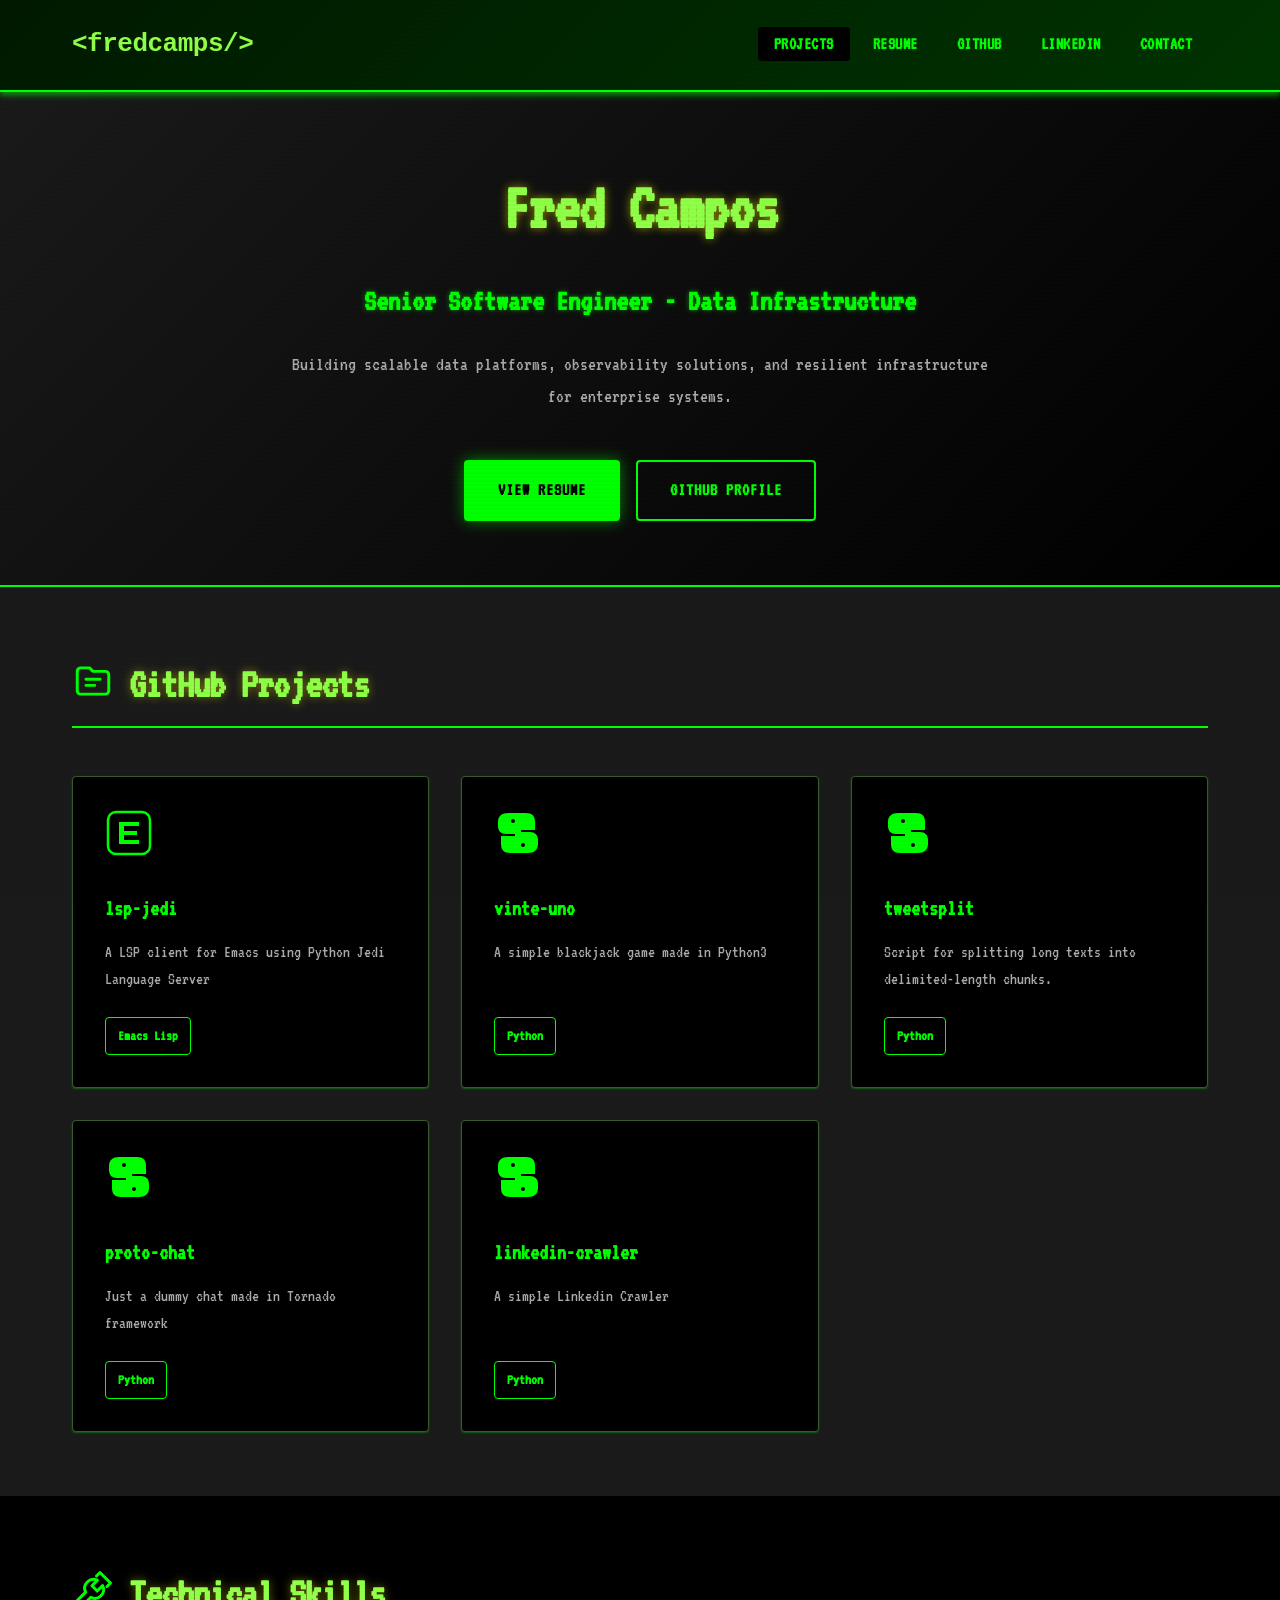
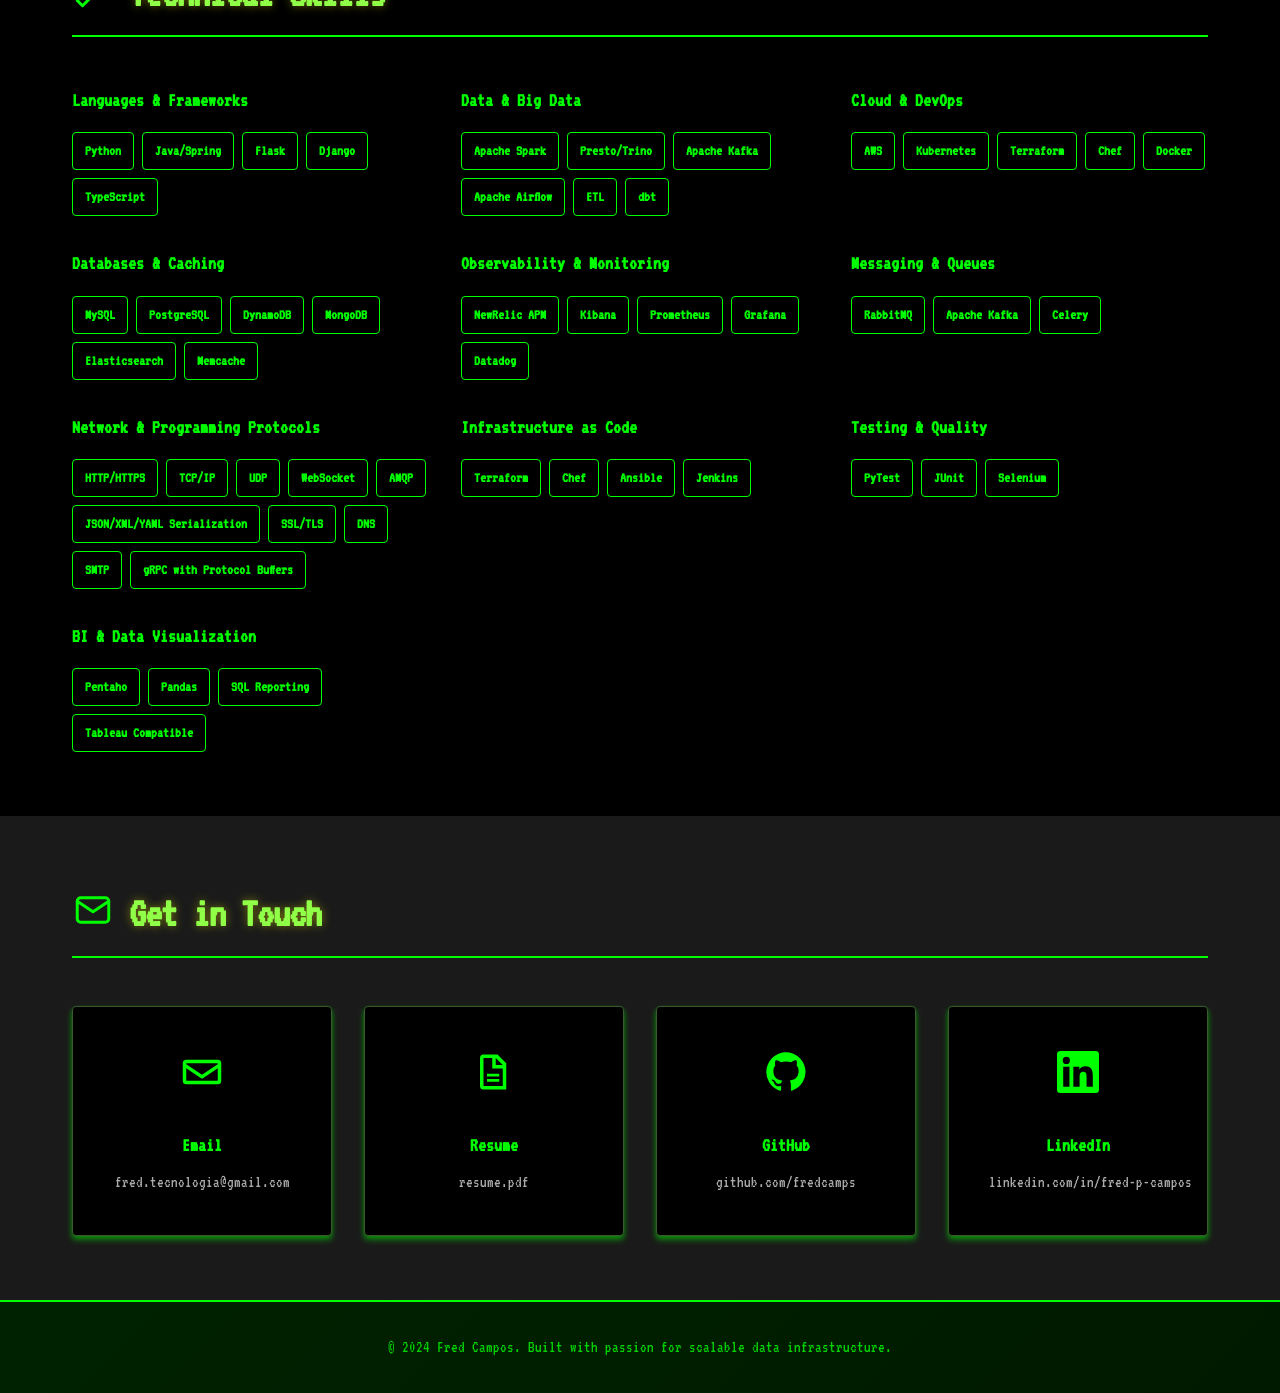
<file: index.html>
<!DOCTYPE html>
<html lang="en">
<head>
    <meta charset="UTF-8">
    <meta name="viewport" content="width=device-width, initial-scale=1.0">
    <title>Fred Campos - Software Engineer Portfolio</title>
    <link rel="stylesheet" href="styles.css">
    <link href="https://fonts.googleapis.com/css2?family=VT323&display=swap" rel="stylesheet">
</head>
<body class="portfolio-page">
    <header class="header">
        <div class="container">
            <div class="logo">
                <code>&lt;fredcamps/&gt;</code>
            </div>
            <nav class="nav">
                <a href="index.html" class="active">Projects</a>
                <a href="resume.html" class="inactive">Resume</a>
                <a href="https://github.com/fredcamps" target="_blank">GitHub</a>
                <a href="https://linkedin.com/in/fred-p-campos" target="_blank">LinkedIn</a>
                <a href="mailto:fred.tecnologia@gmail.com">Contact</a>
            </nav>
        </div>
    </header>

    <main>
        <section class="hero">
            <div class="container">
                <h1>Fred Campos</h1>
                <p class="subtitle">Senior Software Engineer - Data Infrastructure</p>
                <p class="tagline">Building scalable data platforms, observability solutions, and resilient infrastructure for enterprise systems.</p>
                
                <div class="hero-actions">
                    <a href="resume.html" class="btn btn-primary">View Resume</a>
                    <a href="https://github.com/fredcamps" target="_blank" class="btn btn-secondary">GitHub Profile</a>
                </div>
            </div>
        </section>

        <section class="projects">
            <div class="container">
                <h2 class="section-title"><svg class="section-icon index-icon" viewBox="0 0 24 24" aria-hidden="true" focusable="false"><path d="M3 6.5a2 2 0 0 1 2-2h5l2 2h7a2 2 0 0 1 2 2v9a2 2 0 0 1-2 2H5a2 2 0 0 1-2-2z"/><path d="M8 11h8M8 14.5h5"/></svg>GitHub Projects</h2>

                <div class="project-grid">
                    <a class="project-card" href="https://github.com/fredcamps/lsp-jedi" target="_blank" rel="noopener noreferrer" aria-label="lsp-jedi on GitHub">
                        <div class="project-header">
                            <span class="github-icon" aria-hidden="true">
                                <svg class="project-icon index-icon" width="48" height="48" viewBox="0 0 48 48" aria-hidden="true">
                                    <rect class="icon-frame" x="3" y="3" width="42" height="42" rx="8"/>
                                    <path class="icon-mark" d="M14 13h20v4H19v5h13v4H19v5h15v4H14z"/>
                                </svg>
                            </span>
                        </div>
                        <h3>lsp-jedi</h3>
                        <p class="description">A LSP client for Emacs using Python Jedi Language Server</p>
                        <div class="project-tags"><span class="tag">Emacs Lisp</span></div>
                    </a>

                    <a class="project-card" href="https://github.com/fredcamps/vinte-uno" target="_blank" rel="noopener noreferrer" aria-label="vinte-uno on GitHub">
                        <div class="project-header">
                            <span class="github-icon" aria-hidden="true">
                                <svg class="project-icon index-icon" width="48" height="48" viewBox="0 0 48 48" aria-hidden="true">
                                    <path d="M24 4h8c6 0 9 3 9 9v8H27v4H12c-5 0-8-3-8-8v-4c0-6 4-9 10-9h10z"/>
                                    <circle class="icon-cutout" cx="19" cy="12" r="2"/>
                                    <path d="M24 44h-8c-6 0-9-3-9-9v-8h14v-4h15c5 0 8 3 8 8v4c0 6-4 9-10 9H24z"/>
                                    <circle class="icon-cutout" cx="29" cy="36" r="2"/>
                                </svg>
                            </span>
                        </div>
                        <h3>vinte-uno</h3>
                        <p class="description">A simple blackjack game made in Python3</p>
                        <div class="project-tags"><span class="tag">Python</span></div>
                    </a>

                    <a class="project-card" href="https://github.com/fredcamps/tweetsplit" target="_blank" rel="noopener noreferrer" aria-label="tweetsplit on GitHub">
                        <div class="project-header">
                            <span class="github-icon" aria-hidden="true">
                                <svg class="project-icon index-icon" width="48" height="48" viewBox="0 0 48 48" aria-hidden="true">
                                    <path d="M24 4h8c6 0 9 3 9 9v8H27v4H12c-5 0-8-3-8-8v-4c0-6 4-9 10-9h10z"/>
                                    <circle class="icon-cutout" cx="19" cy="12" r="2"/>
                                    <path d="M24 44h-8c-6 0-9-3-9-9v-8h14v-4h15c5 0 8 3 8 8v4c0 6-4 9-10 9H24z"/>
                                    <circle class="icon-cutout" cx="29" cy="36" r="2"/>
                                </svg>
                            </span>
                        </div>
                        <h3>tweetsplit</h3>
                        <p class="description">Script for splitting long texts into delimited-length chunks.</p>
                        <div class="project-tags"><span class="tag">Python</span></div>
                    </a>

                    <a class="project-card" href="https://github.com/fredcamps/proto-chat" target="_blank" rel="noopener noreferrer" aria-label="proto-chat on GitHub">
                        <div class="project-header">
                            <span class="github-icon" aria-hidden="true">
                                <svg class="project-icon index-icon" width="48" height="48" viewBox="0 0 48 48" aria-hidden="true">
                                    <path d="M24 4h8c6 0 9 3 9 9v8H27v4H12c-5 0-8-3-8-8v-4c0-6 4-9 10-9h10z"/>
                                    <circle class="icon-cutout" cx="19" cy="12" r="2"/>
                                    <path d="M24 44h-8c-6 0-9-3-9-9v-8h14v-4h15c5 0 8 3 8 8v4c0 6-4 9-10 9H24z"/>
                                    <circle class="icon-cutout" cx="29" cy="36" r="2"/>
                                </svg>
                            </span>
                        </div>
                        <h3>proto-chat</h3>
                        <p class="description">Just a dummy chat made in Tornado framework</p>
                        <div class="project-tags"><span class="tag">Python</span></div>
                    </a>

                    <a class="project-card" href="https://github.com/fredcamps/linkedin-crawler" target="_blank" rel="noopener noreferrer" aria-label="linkedin-crawler on GitHub">
                        <div class="project-header">
                            <span class="github-icon" aria-hidden="true">
                                <svg class="project-icon index-icon" width="48" height="48" viewBox="0 0 48 48" aria-hidden="true">
                                    <path d="M24 4h8c6 0 9 3 9 9v8H27v4H12c-5 0-8-3-8-8v-4c0-6 4-9 10-9h10z"/>
                                    <circle class="icon-cutout" cx="19" cy="12" r="2"/>
                                    <path d="M24 44h-8c-6 0-9-3-9-9v-8h14v-4h15c5 0 8 3 8 8v4c0 6-4 9-10 9H24z"/>
                                    <circle class="icon-cutout" cx="29" cy="36" r="2"/>
                                </svg>
                            </span>
                        </div>
                        <h3>linkedin-crawler</h3>
                        <p class="description">A simple Linkedin Crawler</p>
                        <div class="project-tags"><span class="tag">Python</span></div>
                    </a>
                </div>
            </div>
        </section>

        <section class="skills">
            <div class="container">
                <h2 class="section-title"><svg class="section-icon index-icon" viewBox="0 0 24 24" aria-hidden="true" focusable="false"><path d="M14.5 6.5a5 5 0 0 0-6.7 6.7L3 18l3 3 4.8-4.8a5 5 0 0 0 6.7-6.7l-3.1 3.1-3-3z"/><path d="m14 4 2-2 6 6-2 2"/></svg>Technical Skills</h2>
                
                <div class="skills-grid">
                    <div class="skill-category">
                        <h3>Languages & Frameworks</h3>
                        <div class="tags">
                            <span class="tag">Python</span>
                            <span class="tag">Java/Spring</span>
                            <span class="tag">Flask</span>
                            <span class="tag">Django</span>
                            <span class="tag">TypeScript</span>
                        </div>
                    </div>

                    <div class="skill-category">
                        <h3>Data & Big Data</h3>
                        <div class="tags">
                            <span class="tag">Apache Spark</span>
                            <span class="tag">Presto/Trino</span>
                            <span class="tag">Apache Kafka</span>
                            <span class="tag">Apache Airflow</span>
                            <span class="tag">ETL</span>
                            <span class="tag">dbt</span>
                        </div>
                    </div>

                    <div class="skill-category">
                        <h3>Cloud & DevOps</h3>
                        <div class="tags">
                            <span class="tag">AWS</span>
                            <span class="tag">Kubernetes</span>
                            <span class="tag">Terraform</span>
                            <span class="tag">Chef</span>
                            <span class="tag">Docker</span>
                        </div>
                    </div>

                    <div class="skill-category">
                        <h3>Databases & Caching</h3>
                        <div class="tags">
                            <span class="tag">MySQL</span>
                            <span class="tag">PostgreSQL</span>
                            <span class="tag">DynamoDB</span>
                            <span class="tag">MongoDB</span>
                            <span class="tag">Elasticsearch</span>
                            <span class="tag">Memcache</span>
                        </div>
                    </div>

                    <div class="skill-category">
                        <h3>Observability & Monitoring</h3>
                        <div class="tags">
                            <span class="tag">NewRelic APM</span>
                            <span class="tag">Kibana</span>
                            <span class="tag">Prometheus</span>
                            <span class="tag">Grafana</span>
                            <span class="tag">Datadog</span>
                        </div>
                    </div>

                    <div class="skill-category">
                        <h3>Messaging & Queues</h3>
                        <div class="tags">
                            <span class="tag">RabbitMQ</span>
                            <span class="tag">Apache Kafka</span>
                            <span class="tag">Celery</span>
                        </div>
                    </div>

                    <div class="skill-category">
                        <h3>Network & Programming Protocols</h3>
                        <div class="tags">
                            <span class="tag">HTTP/HTTPS</span>
                            <span class="tag">TCP/IP</span>
                            <span class="tag">UDP</span>
                            <span class="tag">WebSocket</span>
                            <span class="tag">AMQP</span>
                            <span class="tag">JSON/XML/YAML Serialization</span>
                            <span class="tag">SSL/TLS</span>
                            <span class="tag">DNS</span>
                            <span class="tag">SMTP</span>
                            <span class="tag">gRPC with Protocol Buffers</span>
                        </div>
                    </div>

                    <div class="skill-category">
                        <h3>Infrastructure as Code</h3>
                        <div class="tags">
                            <span class="tag">Terraform</span>
                            <span class="tag">Chef</span>
                            <span class="tag">Ansible</span>
                            <span class="tag">Jenkins</span>
                        </div>
                    </div>

                    <div class="skill-category">
                        <h3>Testing & Quality</h3>
                        <div class="tags">
                            <span class="tag">PyTest</span>
                            <span class="tag">JUnit</span>
                            <span class="tag">Selenium</span>
                        </div>
                    </div>

                    <div class="skill-category">
                        <h3>BI & Data Visualization</h3>
                        <div class="tags">
                            <span class="tag">Pentaho</span>
                            <span class="tag">Pandas</span>
                            <span class="tag">SQL Reporting</span>
                            <span class="tag">Tableau Compatible</span>
                        </div>
                    </div>

                </div>
            </div>
        </section>

        <section class="contact">
            <div class="container">
                <h2 class="section-title"><svg class="section-icon index-icon" viewBox="0 0 24 24" aria-hidden="true" focusable="false"><rect x="3" y="5" width="18" height="14" rx="2"/><path d="m3 7 9 6 9-6"/></svg>Get in Touch</h2>
                
                <div class="contact-grid">
                    <a href="mailto:fred.tecnologia@gmail.com" class="contact-card">
                        <span class="icon"><svg class="index-icon" viewBox="0 0 24 24" aria-hidden="true" focusable="false"><path d="M3 5h18a2 2 0 0 1 2 2v10a2 2 0 0 1-2 2H3a2 2 0 0 1-2-2V7a2 2 0 0 1 2-2Zm0 2v.5l9 6 9-6V7H3Zm18 10V9.9l-8.45 5.63a1 1 0 0 1-1.1 0L3 9.9V17h18Z"/></svg></span>
                        <h3>Email</h3>
                        <p class="email">fred.tecnologia@gmail.com</p>
                    </a>

                    <a href="resume.html" class="contact-card">
                        <span class="icon"><svg class="index-icon" viewBox="0 0 24 24" aria-hidden="true" focusable="false"><path d="M6 2h8l5 5v15H6a2 2 0 0 1-2-2V4a2 2 0 0 1 2-2Zm7 2v4h4l-4-4ZM6 20h11V10h-6V4H6v16Zm2-7h7v1.5H8V13Zm0 3h7v1.5H8V16Z"/></svg></span>
                        <h3>Resume</h3>
                        <p>resume.pdf</p>
                    </a>

                    <a href="https://github.com/fredcamps" class="contact-card">
                        <span class="icon"><svg class="index-icon" viewBox="0 0 24 24" aria-hidden="true" focusable="false"><path d="M12 .75a11.25 11.25 0 0 0-3.56 21.92c.56.1.77-.24.77-.54v-2.1c-3.14.68-3.8-1.34-3.8-1.34-.51-1.3-1.25-1.65-1.25-1.65-1.02-.7.08-.69.08-.69 1.13.08 1.72 1.16 1.72 1.16 1 1.71 2.62 1.22 3.26.93.1-.73.39-1.22.71-1.5-2.51-.29-5.15-1.26-5.15-5.6 0-1.24.44-2.25 1.16-3.05-.12-.29-.5-1.45.11-3.02 0 0 .95-.3 3.11 1.16a10.8 10.8 0 0 1 5.66 0c2.16-1.46 3.11-1.16 3.11-1.16.62 1.57.23 2.73.12 3.02.72.8 1.15 1.81 1.15 3.05 0 4.35-2.65 5.31-5.17 5.59.4.35.76 1.03.76 2.08v3.08c0 .3.2.65.78.54A11.25 11.25 0 0 0 12 .75Z"/></svg></span>
                        <h3>GitHub</h3>
                        <p>github.com/fredcamps</p>
                    </a>

                    <a href="https://linkedin.com/in/fred-p-campos" class="contact-card" target="_blank" rel="noopener noreferrer">
                        <span class="icon"><svg class="index-icon" viewBox="0 0 24 24" aria-hidden="true" focusable="false"><path d="M20.45 20.45h-3.55v-5.57c0-1.33-.03-3.04-1.85-3.04-1.85 0-2.14 1.45-2.14 2.94v5.67H9.35V9h3.41v1.56h.05c.48-.9 1.64-1.85 3.37-1.85 3.6 0 4.27 2.37 4.27 5.46v6.28ZM5.34 7.43a2.06 2.06 0 1 1 0-4.12 2.06 2.06 0 0 1 0 4.12ZM7.12 20.45H3.56V9h3.56v11.45ZM22.22 0H1.77C.79 0 0 .77 0 1.72v20.56C0 23.23.79 24 1.77 24h20.44c.98 0 1.79-.77 1.79-1.72V1.72C24 .77 23.19 0 22.22 0Z"/></svg></span>
                        <h3>LinkedIn</h3>
                        <p class="linkedin-url">linkedin.com/in/fred-p-campos</p>
                    </a>
                </div>
            </div>
        </section>
    </main>

    <footer class="footer">
        <div class="container">
            <p>&copy; 2024 Fred Campos. Built with passion for scalable data infrastructure.</p>
        </div>
    </footer>
</body>
</html>
</file>
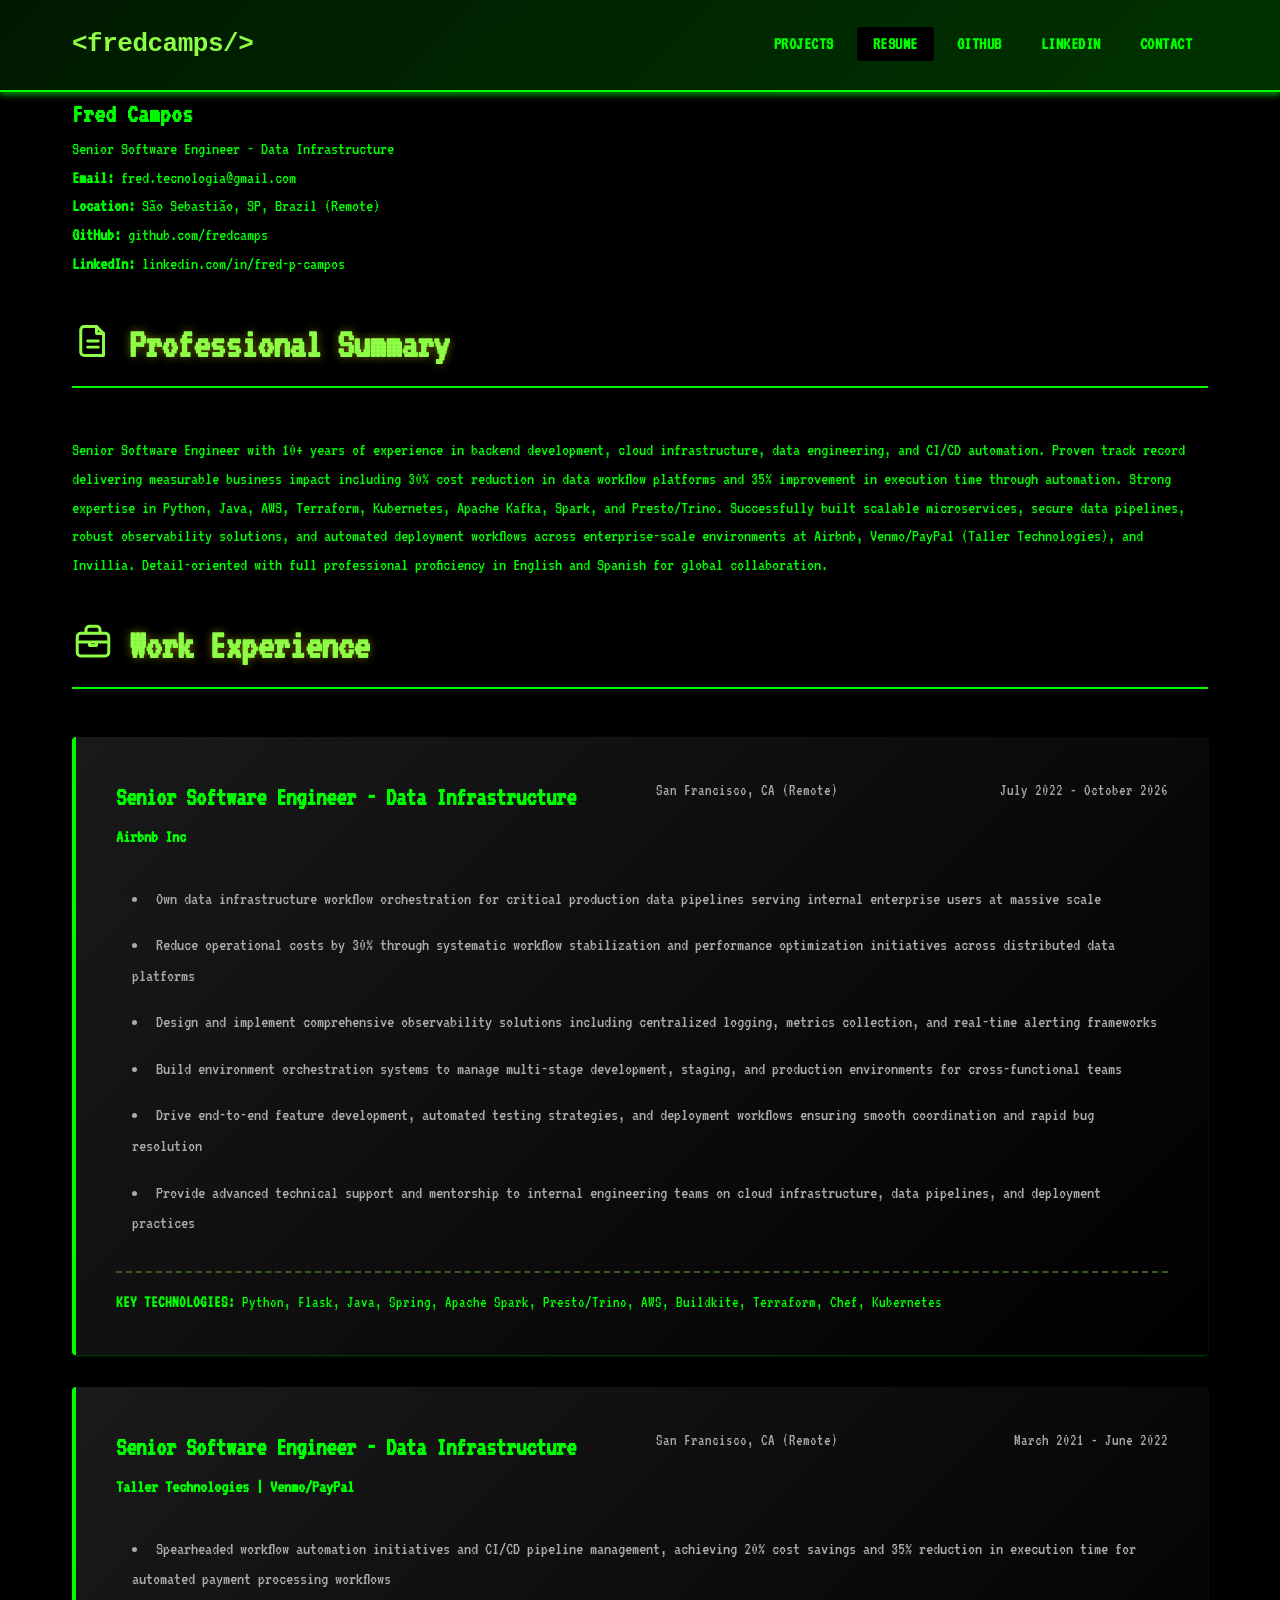
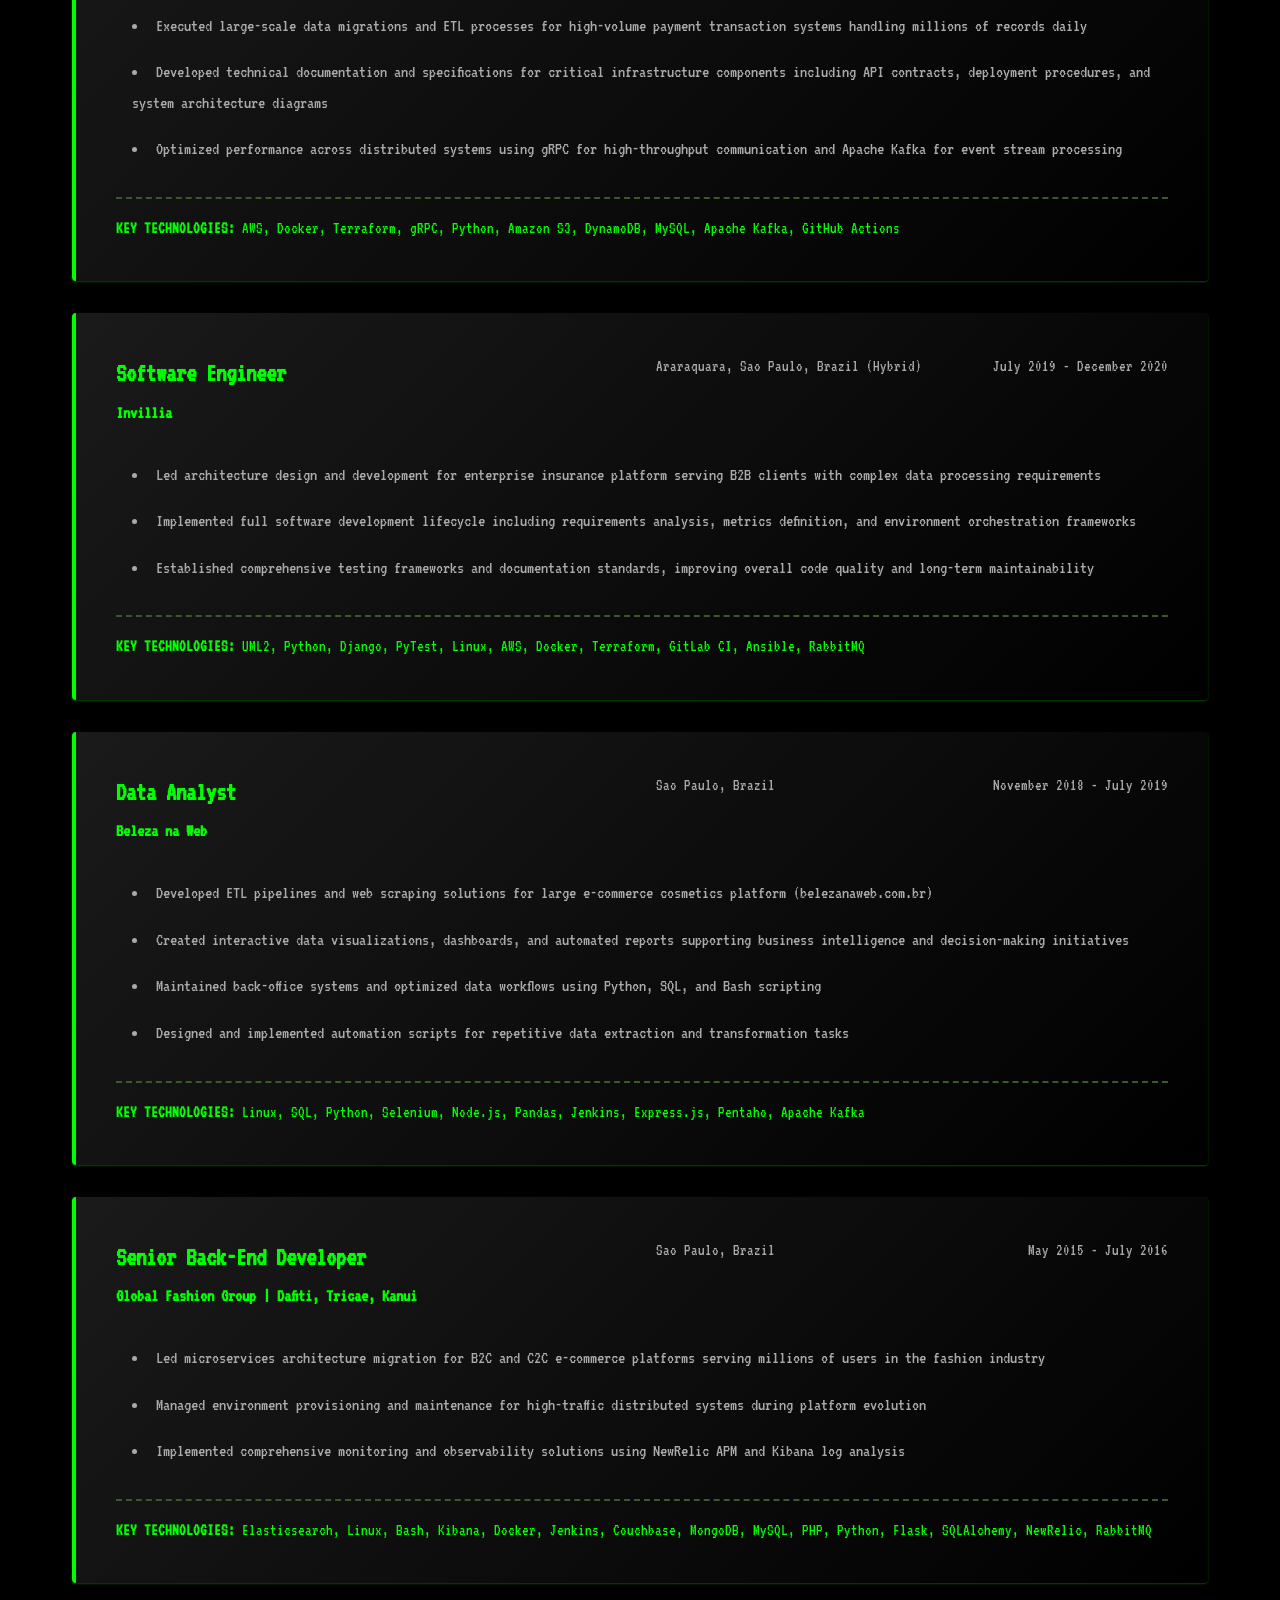
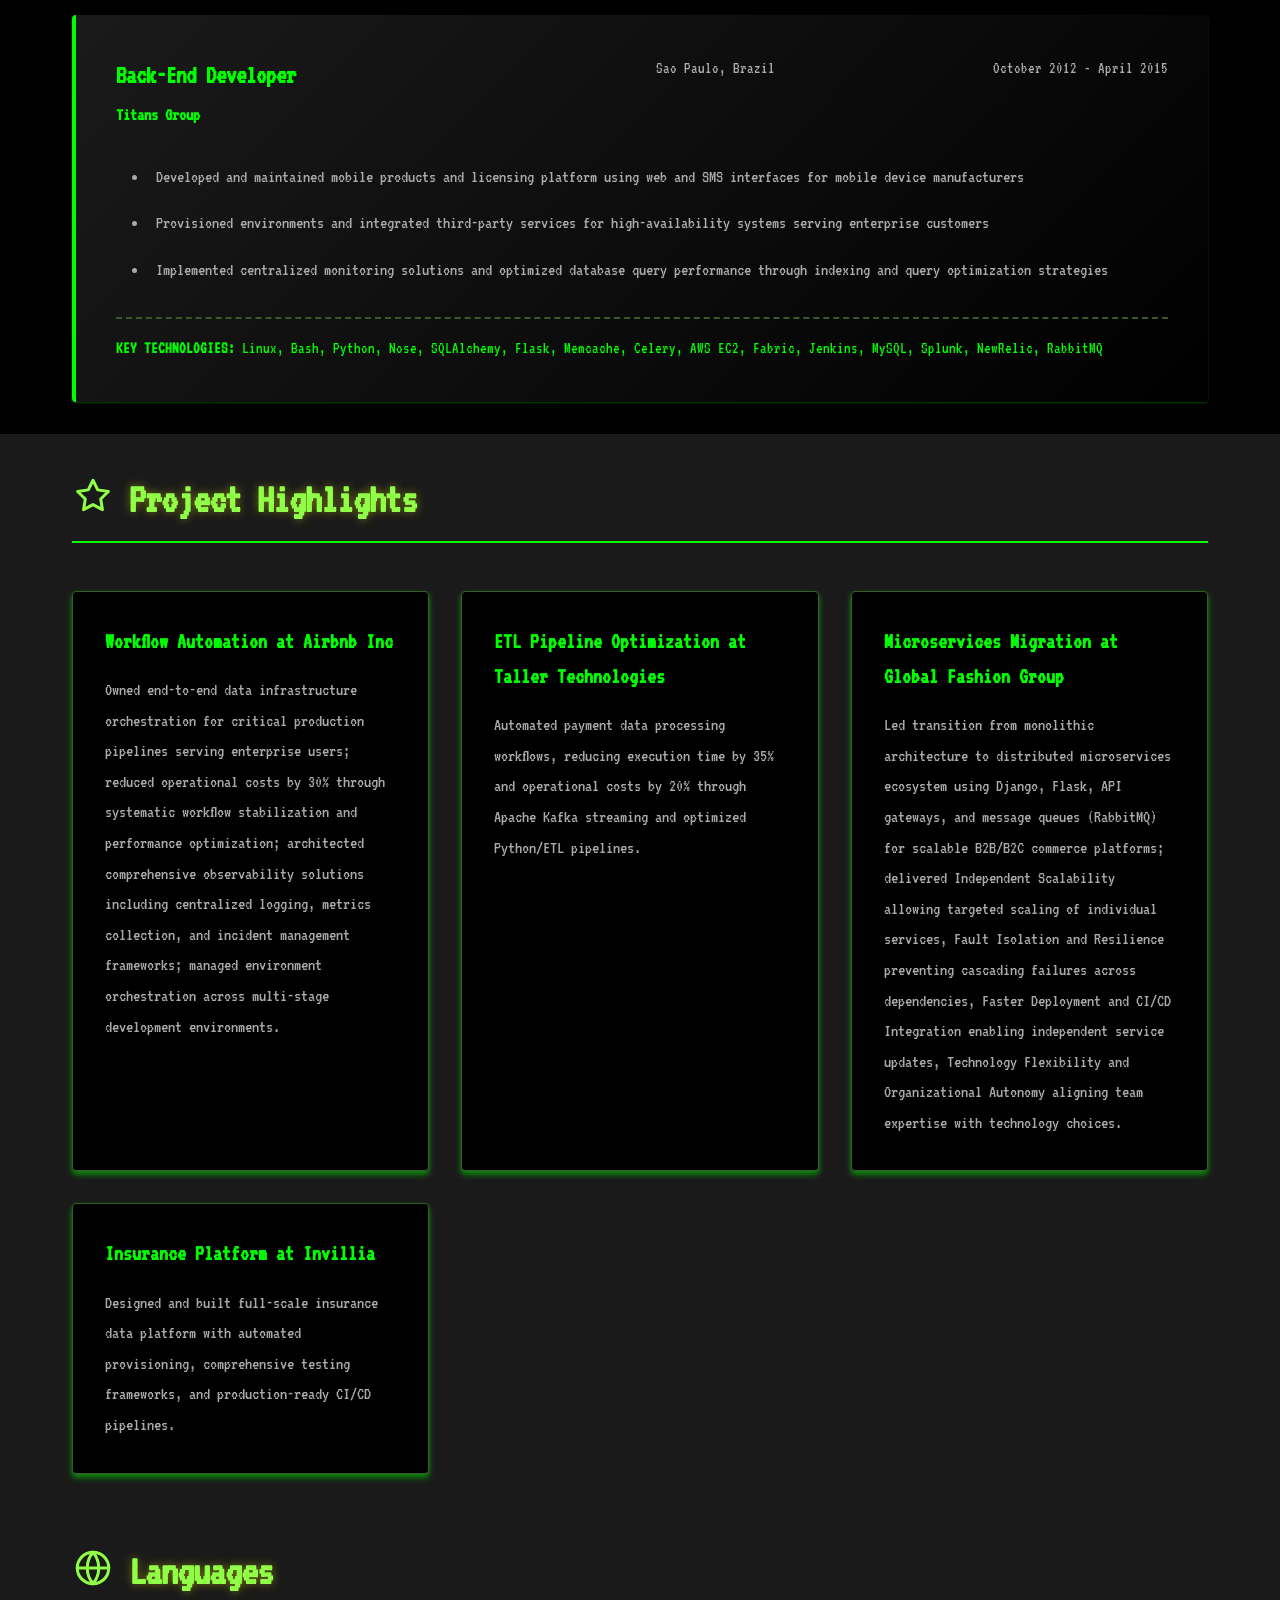
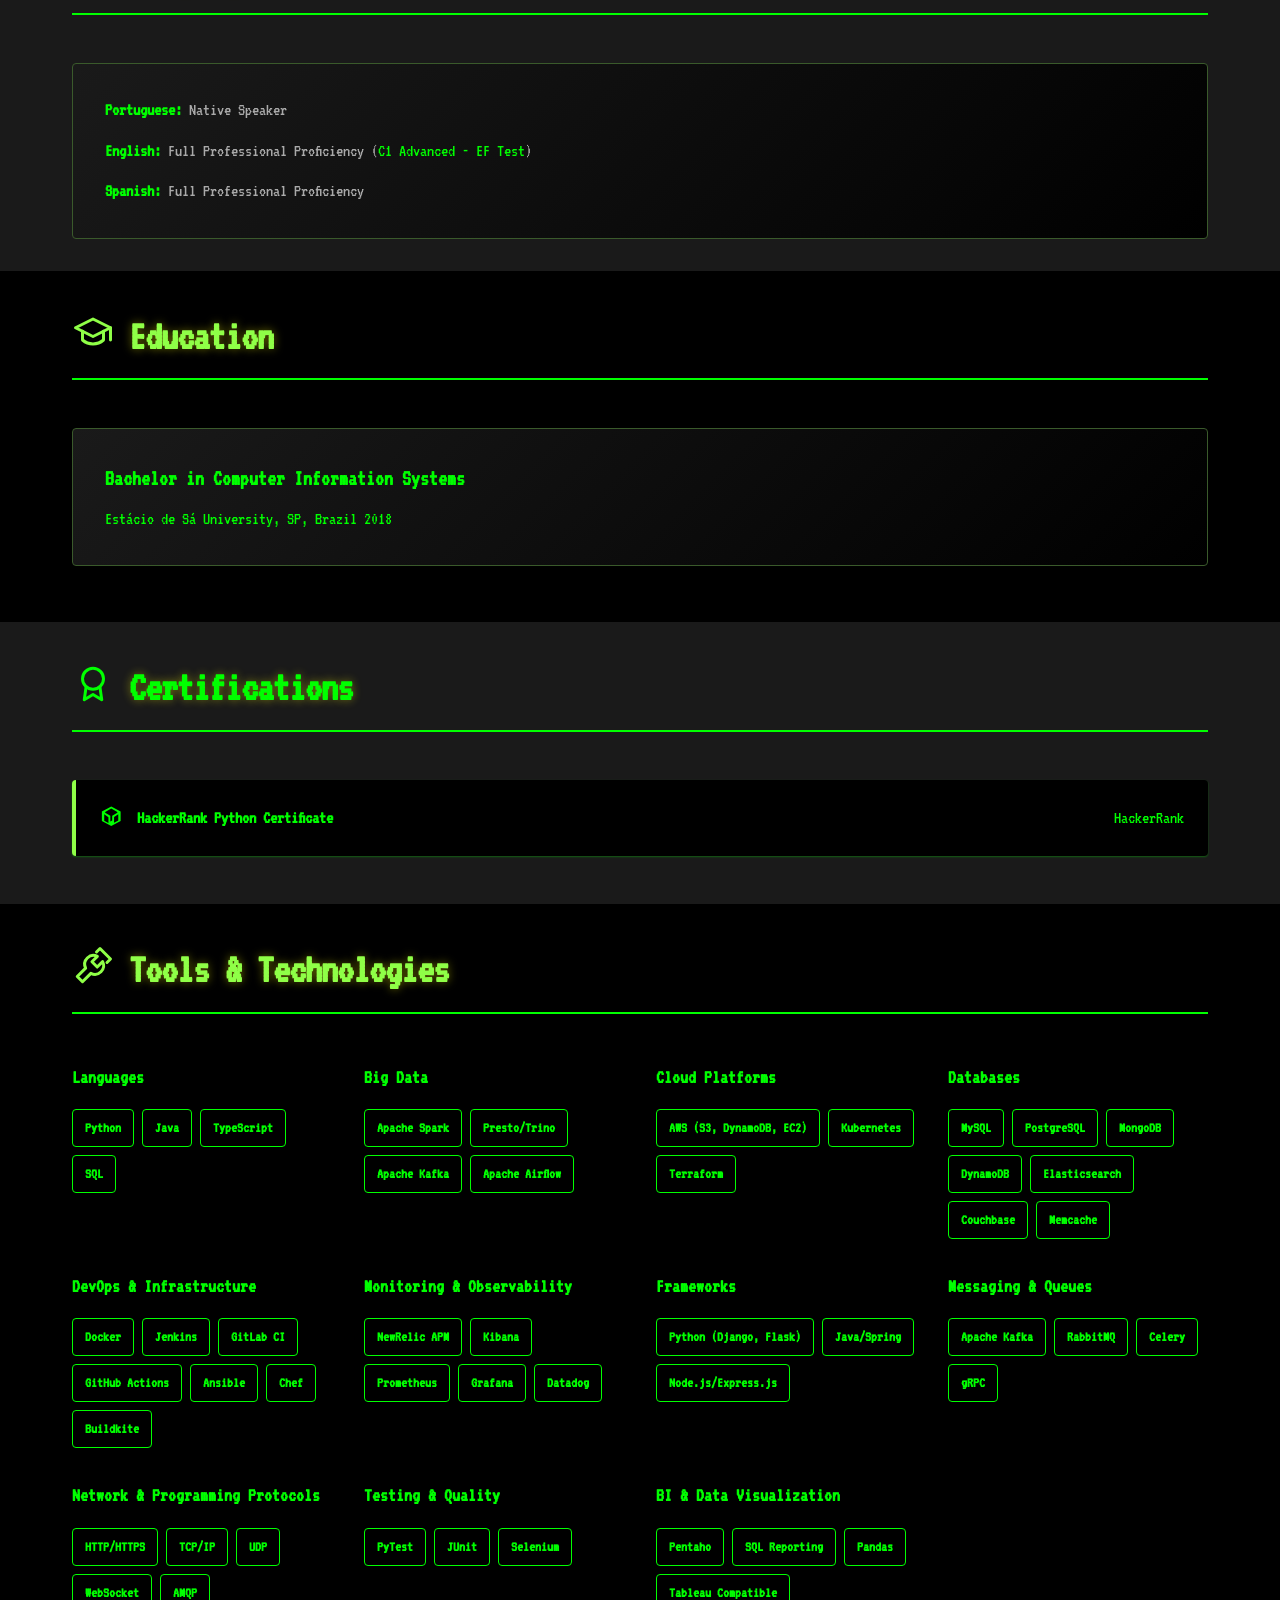
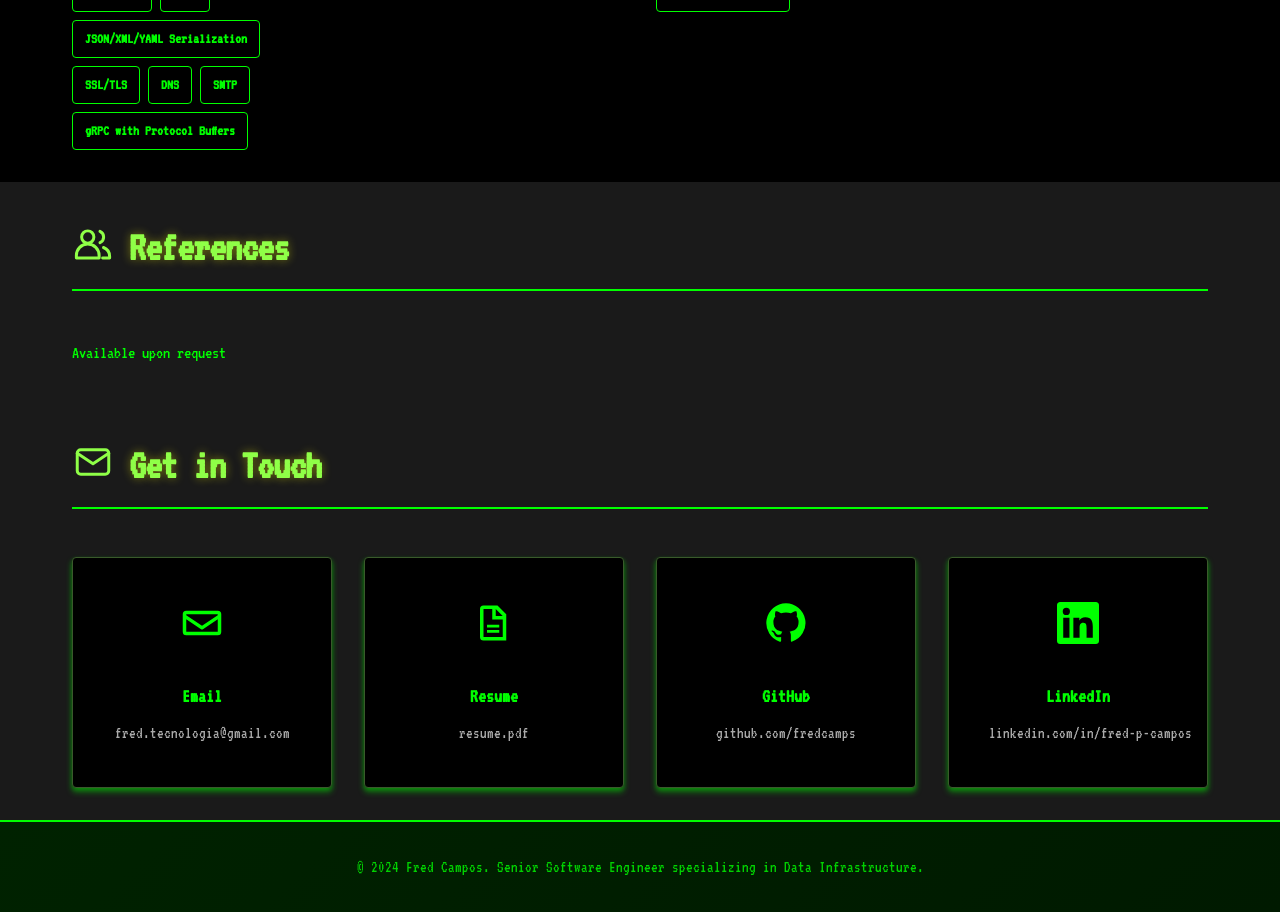
<file: resume.html>
<!DOCTYPE html>
<html lang="en">
<head>
    <meta charset="UTF-8">
    <meta name="viewport" content="width=device-width, initial-scale=1.0">
    <title>Fred Campos - Resume</title>
    <link rel="stylesheet" href="styles.css">
    <link href="https://fonts.googleapis.com/css2?family=VT323&display=swap" rel="stylesheet">
</head>
<body>
    <header class="header">
        <div class="container">
            <div class="logo">
                <code>&lt;fredcamps/&gt;</code>
            </div>
            <nav class="nav">
                <a href="index.html" class="inactive">Projects</a>
                <a href="resume.html" class="active">Resume</a>
                <a href="https://github.com/fredcamps" target="_blank">GitHub</a>
                <a href="https://linkedin.com/in/fred-p-campos" target="_blank">LinkedIn</a>
                <a href="mailto:fred.tecnologia@gmail.com">Contact</a>
            </nav>
        </div>
    </header>

    <main>
        <!-- Personal Info Section -->
        <section class="personal-info">
            <div class="container">
                <h1>Fred Campos</h1>
                <p class="role">Senior Software Engineer - Data Infrastructure</p>
                
                <div class="contact-info">
                    <div class="info-item">
                        <strong>Email:</strong> fred.tecnologia@gmail.com
                    </div>
                    <div class="info-item">
                        <strong>Location:</strong> São Sebastião, SP, Brazil (Remote)
                    </div>
                    <div class="info-item">
                        <strong>GitHub:</strong> <a href="https://github.com/fredcamps" target="_blank">github.com/fredcamps</a>
                    </div>
                    <div class="info-item">
                        <strong>LinkedIn:</strong> <a href="https://linkedin.com/in/fred-p-campos" target="_blank">linkedin.com/in/fred-p-campos</a>
                    </div>
                </div>
            </div>
        </section>

        <section class="professional-summary">
            <div class="container">
                <h2 class="section-title"><svg class="section-icon" viewBox="0 0 24 24" aria-hidden="true" focusable="false"><path d="M7 3.75h7l4 4v12.5H7a2 2 0 0 1-2-2v-12.5a2 2 0 0 1 2-2Z"/><path d="M14 3.75v4h4M9 12h6M9 15.5h6"/></svg>Professional Summary</h2>
                <p>Senior Software Engineer with 10+ years of experience in backend development, cloud infrastructure, data engineering, and CI/CD automation. Proven track record delivering measurable business impact including 30% cost reduction in data workflow platforms and 35% improvement in execution time through automation. Strong expertise in Python, Java, AWS, Terraform, Kubernetes, Apache Kafka, Spark, and Presto/Trino. Successfully built scalable microservices, secure data pipelines, robust observability solutions, and automated deployment workflows across enterprise-scale environments at Airbnb, Venmo/PayPal (Taller Technologies), and Invillia. Detail-oriented with full professional proficiency in English and Spanish for global collaboration.</p>
            </div>
        </section>

        <!-- Work Experience Section -->
        <section class="work-experience">
            <div class="container">
                <h2 class="section-title"><svg class="section-icon" viewBox="0 0 24 24" aria-hidden="true" focusable="false"><rect x="3" y="7" width="18" height="13" rx="2"/><path d="M8 7V5a2 2 0 0 1 2-2h4a2 2 0 0 1 2 2v2M3 12h18m-11 0v2h4v-2"/></svg>Work Experience</h2>

                <!-- Airbnb Inc -->
                <article class="job-card">
                    <div class="job-header">
                        <div>
                            <h3>Senior Software Engineer - Data Infrastructure</h3>
                            <a class="company" href="https://www.linkedin.com/company/airbnb/" target="_blank" rel="noopener noreferrer">Airbnb Inc</a>
                        </div>
                        <div class="job-details">
                            <span class="location">San Francisco, CA (Remote)</span>
                            <span class="date">July 2022 - October 2026</span>
                        </div>
                    </div>

                    <ul class="responsibilities">
                        <li>Own data infrastructure workflow orchestration for critical production data pipelines serving internal enterprise users at massive scale</li>
                        <li>Reduce operational costs by 30% through systematic workflow stabilization and performance optimization initiatives across distributed data platforms</li>
                        <li>Design and implement comprehensive observability solutions including centralized logging, metrics collection, and real-time alerting frameworks</li>
                        <li>Build environment orchestration systems to manage multi-stage development, staging, and production environments for cross-functional teams</li>
                        <li>Drive end-to-end feature development, automated testing strategies, and deployment workflows ensuring smooth coordination and rapid bug resolution</li>
                        <li>Provide advanced technical support and mentorship to internal engineering teams on cloud infrastructure, data pipelines, and deployment practices</li>
                    </ul>

                    <div class="tech-stack">
                        <strong>KEY TECHNOLOGIES:</strong> Python, Flask, Java, Spring, Apache Spark, Presto/Trino, AWS, Buildkite, Terraform, Chef, Kubernetes
                    </div>
                </article>

                <!-- Taller Technologies -->
                <article class="job-card">
                    <div class="job-header">
                        <div>
                            <h3>Senior Software Engineer - Data Infrastructure</h3>
                            <a class="company" href="https://www.linkedin.com/company/taller-technologies/" target="_blank" rel="noopener noreferrer">Taller Technologies | Venmo/PayPal</a>
                        </div>
                        <div class="job-details">
                            <span class="location">San Francisco, CA (Remote)</span>
                            <span class="date">March 2021 - June 2022</span>
                        </div>
                    </div>

                    <ul class="responsibilities">
                        <li>Spearheaded workflow automation initiatives and CI/CD pipeline management, achieving 20% cost savings and 35% reduction in execution time for automated payment processing workflows</li>
                        <li>Executed large-scale data migrations and ETL processes for high-volume payment transaction systems handling millions of records daily</li>
                        <li>Developed technical documentation and specifications for critical infrastructure components including API contracts, deployment procedures, and system architecture diagrams</li>
                        <li>Optimized performance across distributed systems using gRPC for high-throughput communication and Apache Kafka for event stream processing</li>
                    </ul>

                    <div class="tech-stack">
                        <strong>KEY TECHNOLOGIES:</strong> AWS, Docker, Terraform, gRPC, Python, Amazon S3, DynamoDB, MySQL, Apache Kafka, GitHub Actions
                    </div>
                </article>

                <!-- Invillia -->
                <article class="job-card">
                    <div class="job-header">
                        <div>
                            <h3>Software Engineer</h3>
                            <a class="company" href="https://www.linkedin.com/company/invillia/" target="_blank" rel="noopener noreferrer">Invillia</a>
                        </div>
                        <div class="job-details">
                            <span class="location">Araraquara, Sao Paulo, Brazil (Hybrid)</span>
                            <span class="date">July 2019 - December 2020</span>
                        </div>
                    </div>

                    <ul class="responsibilities">
                        <li>Led architecture design and development for enterprise insurance platform serving B2B clients with complex data processing requirements</li>
                        <li>Implemented full software development lifecycle including requirements analysis, metrics definition, and environment orchestration frameworks</li>
                        <li>Established comprehensive testing frameworks and documentation standards, improving overall code quality and long-term maintainability</li>
                    </ul>

                    <div class="tech-stack">
                        <strong>KEY TECHNOLOGIES:</strong> UML2, Python, Django, PyTest, Linux, AWS, Docker, Terraform, GitLab CI, Ansible, RabbitMQ
                    </div>
                </article>

                <!-- Beleza na Web -->
                <article class="job-card">
                    <div class="job-header">
                        <div>
                            <h3>Data Analyst</h3>
                            <a class="company" href="https://www.linkedin.com/company/beleza-na-web/" target="_blank" rel="noopener noreferrer">Beleza na Web</a>
                        </div>
                        <div class="job-details">
                            <span class="location">Sao Paulo, Brazil</span>
                            <span class="date">November 2018 - July 2019</span>
                        </div>
                    </div>

                    <ul class="responsibilities">
                        <li>Developed ETL pipelines and web scraping solutions for large e-commerce cosmetics platform (belezanaweb.com.br)</li>
                        <li>Created interactive data visualizations, dashboards, and automated reports supporting business intelligence and decision-making initiatives</li>
                        <li>Maintained back-office systems and optimized data workflows using Python, SQL, and Bash scripting</li>
                        <li>Designed and implemented automation scripts for repetitive data extraction and transformation tasks</li>
                    </ul>

                    <div class="tech-stack">
                        <strong>KEY TECHNOLOGIES:</strong> Linux, SQL, Python, Selenium, Node.js, Pandas, Jenkins, Express.js, Pentaho, Apache Kafka
                    </div>
                </article>

                <!-- Global Fashion Group -->
                <article class="job-card">
                    <div class="job-header">
                        <div>
                            <h3>Senior Back-End Developer</h3>
                            <a class="company" href="https://www.linkedin.com/company/dafiti/" target="_blank" rel="noopener noreferrer">Global Fashion Group | Dafiti, Tricae, Kanui</a>
                        </div>
                        <div class="job-details">
                            <span class="location">Sao Paulo, Brazil</span>
                            <span class="date">May 2015 - July 2016</span>
                        </div>
                    </div>

                    <ul class="responsibilities">
                        <li>Led microservices architecture migration for B2C and C2C e-commerce platforms serving millions of users in the fashion industry</li>
                        <li>Managed environment provisioning and maintenance for high-traffic distributed systems during platform evolution</li>
                        <li>Implemented comprehensive monitoring and observability solutions using NewRelic APM and Kibana log analysis</li>
                    </ul>

                    <div class="tech-stack">
                        <strong>KEY TECHNOLOGIES:</strong> Elasticsearch, Linux, Bash, Kibana, Docker, Jenkins, Couchbase, MongoDB, MySQL, PHP, Python, Flask, SQLAlchemy, NewRelic, RabbitMQ
                    </div>
                </article>

                <!-- Titans Group -->
                <article class="job-card">
                    <div class="job-header">
                        <div>
                            <h3>Back-End Developer</h3>
                            <a class="company" href="https://www.linkedin.com/company/titans-group/" target="_blank" rel="noopener noreferrer">Titans Group</a>
                        </div>
                        <div class="job-details">
                            <span class="location">Sao Paulo, Brazil</span>
                            <span class="date">October 2012 - April 2015</span>
                        </div>
                    </div>

                    <ul class="responsibilities">
                        <li>Developed and maintained mobile products and licensing platform using web and SMS interfaces for mobile device manufacturers</li>
                        <li>Provisioned environments and integrated third-party services for high-availability systems serving enterprise customers</li>
                        <li>Implemented centralized monitoring solutions and optimized database query performance through indexing and query optimization strategies</li>
                    </ul>

                    <div class="tech-stack">
                        <strong>KEY TECHNOLOGIES:</strong> Linux, Bash, Python, Nose, SQLAlchemy, Flask, Memcache, Celery, AWS EC2, Fabric, Jenkins, MySQL, Splunk, NewRelic, RabbitMQ
                    </div>
                </article>
            </div>
        </section>

        <!-- Project Highlights Section -->
        <section class="project-highlights">
            <div class="container">
                <h2 class="section-title"><svg class="section-icon" viewBox="0 0 24 24" aria-hidden="true" focusable="false"><path d="m12 3 2.7 5.5 6.1.9-4.4 4.3 1 6.1-5.4-2.9-5.4 2.9 1-6.1-4.4-4.3 6.1-.9z"/></svg>Project Highlights</h2>

                <div class="highlights-grid">
                    <!-- Highlight 1 -->
                    <article class="highlight-card">
                        <h3>Workflow Automation at Airbnb Inc</h3>
                        <p>Owned end-to-end data infrastructure orchestration for critical production pipelines serving enterprise users; reduced operational costs by 30% through systematic workflow stabilization and performance optimization; architected comprehensive observability solutions including centralized logging, metrics collection, and incident management frameworks; managed environment orchestration across multi-stage development environments.</p>
                    </article>

                    <!-- Highlight 2 -->
                    <article class="highlight-card">
                        <h3>ETL Pipeline Optimization at Taller Technologies</h3>
                        <p>Automated payment data processing workflows, reducing execution time by 35% and operational costs by 20% through Apache Kafka streaming and optimized Python/ETL pipelines.</p>
                    </article>

                    <!-- Highlight 3 -->
                    <article class="highlight-card">
                        <h3>Microservices Migration at Global Fashion Group</h3>
                        <p>Led transition from monolithic architecture to distributed microservices ecosystem using Django, Flask, API gateways, and message queues (RabbitMQ) for scalable B2B/B2C commerce platforms; delivered Independent Scalability allowing targeted scaling of individual services, Fault Isolation and Resilience preventing cascading failures across dependencies, Faster Deployment and CI/CD Integration enabling independent service updates, Technology Flexibility and Organizational Autonomy aligning team expertise with technology choices.</p>
                    </article>

                    <!-- Highlight 4 -->
                    <article class="highlight-card">
                        <h3>Insurance Platform at Invillia</h3>
                        <p>Designed and built full-scale insurance data platform with automated provisioning, comprehensive testing frameworks, and production-ready CI/CD pipelines.</p>
                    </article>
                </div>
            </div>
        </section>

        <section class="languages">
            <div class="container">
                <h2 class="section-title"><svg class="section-icon" viewBox="0 0 24 24" aria-hidden="true" focusable="false"><circle cx="12" cy="12" r="9"/><path d="M3 12h18M12 3a14 14 0 0 1 0 18M12 3a14 14 0 0 0 0 18"/></svg>Languages</h2>
                <ul class="languages-list">
                    <li><strong>Portuguese:</strong> Native Speaker</li>
                    <li><strong>English:</strong> Full Professional Proficiency (<a href="https://cert.efset.org/enLnuD" target="_blank" rel="noopener noreferrer">C1 Advanced - EF Test</a>)</li>
                    <li><strong>Spanish:</strong> Full Professional Proficiency</li>
                </ul>
            </div>
        </section>

        <!-- Education Section (Placeholder) -->
        <section class="education">
            <div class="container">
                <h2 class="section-title"><svg class="section-icon" viewBox="0 0 24 24" aria-hidden="true" focusable="false"><path d="m2 9 10-5 10 5-10 5z"/><path d="M6 11v5c3.5 3 8.5 3 12 0v-5m4-2v7"/></svg>Education</h2>
                
                <div class="education-item">
                    <h3>Bachelor in Computer Information Systems</h3>
                    <span class="institution">Estácio de Sá University, SP, Brazil </span>
                    <span class="year">2018</span>
                </div>

                <!-- Add more education items here -->
            </div>
        </section>

        <!-- Certifications Section (Placeholder) -->
        <section class="certifications">
            <div class="container">
                <h2 class="section-title"><svg class="section-icon" viewBox="0 0 24 24" aria-hidden="true" focusable="false"><circle cx="12" cy="9" r="6"/><path d="m8 14-1 7 5-3 5 3-1-7"/></svg>Certifications</h2>
                
                <div class="cert-item">
                    <a class="cert-name" href="https://www.hackerrank.com/certificates/85cef001e6fc" target="_blank" rel="noopener noreferrer">
                        <svg class="cert-icon" viewBox="0 0 24 24" aria-hidden="true" focusable="false">
                            <path d="M12 1.5 22 7v10l-10 5.5L2 17V7l10-5.5Zm0 2.3L5.5 7.4v.9l5.5 3.2v6.2l2-1.1v-5.1l5.5-3.2v-.9L12 3.8Zm-7.5 6v6.9l4.5 2.5v-6.1l-4.5-3.3Zm15 0L15 12.8v6.1l4.5-2.5V9.5Z"/>
                        </svg>
                        HackerRank Python Certificate
                    </a>
                    <span class="cert-issuer">HackerRank</span>
                </div>

                <!-- Add more certifications here -->
            </div>
        </section>

        <!-- Tools & Technologies Section -->
        <section class="tools-section">
            <div class="container">
                <h2 class="section-title"><svg class="section-icon" viewBox="0 0 24 24" aria-hidden="true" focusable="false"><path d="M14.5 6.5a5 5 0 0 0-6.7 6.7L3 18l3 3 4.8-4.8a5 5 0 0 0 6.7-6.7l-3.1 3.1-3-3z"/><path d="m14 4 2-2 6 6-2 2"/></svg>Tools & Technologies</h2>

                <div class="tools-grid">
                    <div class="tools-category">
                        <h3>Languages</h3>
                        <div class="tags">
                            <div class="tag">Python</div>
                            <div class="tag">Java</div>
                            <div class="tag">TypeScript</div>
                            <div class="tag">SQL</div>
                        </div>
                    </div>

                    <div class="tools-category">
                        <h3>Big Data</h3>
                        <div class="tags">
                            <div class="tag">Apache Spark</div>
                            <div class="tag">Presto/Trino</div>
                            <div class="tag">Apache Kafka</div>
                            <div class="tag">Apache Airflow</div>
                        </div>
                    </div>

                    <div class="tools-category">
                        <h3>Cloud Platforms</h3>
                        <div class="tags">
                            <div class="tag">AWS (S3, DynamoDB, EC2)</div>
                            <div class="tag">Kubernetes</div>
                            <div class="tag">Terraform</div>
                        </div>
                    </div>

                    <div class="tools-category">
                        <h3>Databases</h3>
                        <div class="tags">
                            <div class="tag">MySQL</div>
                            <div class="tag">PostgreSQL</div>
                            <div class="tag">MongoDB</div>
                            <div class="tag">DynamoDB</div>
                            <div class="tag">Elasticsearch</div>
                            <div class="tag">Couchbase</div>
                            <div class="tag">Memcache</div>
                        </div>
                    </div>

                    <div class="tools-category">
                        <h3>DevOps & Infrastructure</h3>
                        <div class="tags">
                            <div class="tag">Docker</div>
                            <div class="tag">Jenkins</div>
                            <div class="tag">GitLab CI</div>
                            <div class="tag">GitHub Actions</div>
                            <div class="tag">Ansible</div>
                            <div class="tag">Chef</div>
                            <div class="tag">Buildkite</div>
                        </div>
                    </div>

                    <div class="tools-category">
                        <h3>Monitoring & Observability</h3>
                        <div class="tags">
                            <div class="tag">NewRelic APM</div>
                            <div class="tag">Kibana</div>
                            <div class="tag">Prometheus</div>
                            <div class="tag">Grafana</div>
                            <div class="tag">Datadog</div>
                        </div>
                    </div>

                    <div class="tools-category">
                        <h3>Frameworks</h3>
                        <div class="tags">
                            <div class="tag">Python (Django, Flask)</div>
                            <div class="tag">Java/Spring</div>
                            <div class="tag">Node.js/Express.js</div>
                        </div>
                    </div>

                    <div class="tools-category">
                        <h3>Messaging & Queues</h3>
                        <div class="tags">
                            <div class="tag">Apache Kafka</div>
                            <div class="tag">RabbitMQ</div>
                            <div class="tag">Celery</div>
                            <div class="tag">gRPC</div>
                        </div>
                    </div>

                    <div class="tools-category">
                        <h3>Network & Programming Protocols</h3>
                        <div class="tags">
                            <div class="tag">HTTP/HTTPS</div>
                            <div class="tag">TCP/IP</div>
                            <div class="tag">UDP</div>
                            <div class="tag">WebSocket</div>
                            <div class="tag">AMQP</div>
                            <div class="tag">JSON/XML/YAML Serialization</div>
                            <div class="tag">SSL/TLS</div>
                            <div class="tag">DNS</div>
                            <div class="tag">SMTP</div>
                            <div class="tag">gRPC with Protocol Buffers</div>
                        </div>
                    </div>

                    <div class="tools-category">
                        <h3>Testing & Quality</h3>
                        <div class="tags">
                            <div class="tag">PyTest</div>
                            <div class="tag">JUnit</div>
                            <div class="tag">Selenium</div>
                        </div>
                    </div>

                    <div class="tools-category">
                        <h3>BI & Data Visualization</h3>
                        <div class="tags">
                            <div class="tag">Pentaho</div>
                            <div class="tag">SQL Reporting</div>
                            <div class="tag">Pandas</div>
                            <div class="tag">Tableau Compatible</div>
                        </div>
                    </div>

                </div>
            </div>
        </section>

        <section class="references">
            <div class="container">
                <h2 class="section-title"><svg class="section-icon" viewBox="0 0 24 24" aria-hidden="true" focusable="false"><circle cx="9" cy="8" r="3.5"/><path d="M2.5 20v-1.5a6.5 6.5 0 0 1 13 0V20zM16 4.8a3.5 3.5 0 0 1 0 6.4M18 14a5.5 5.5 0 0 1 3.5 5.1V20h-4"/></svg>References</h2>
                <p>Available upon request</p>
            </div>
        </section>

        <section class="contact">
            <div class="container">
                <h2 class="section-title"><svg class="section-icon" viewBox="0 0 24 24" aria-hidden="true" focusable="false"><rect x="3" y="5" width="18" height="14" rx="2"/><path d="m3 7 9 6 9-6"/></svg>Get in Touch</h2>
                
                <div class="contact-grid">
                    <a href="mailto:fred.tecnologia@gmail.com" class="contact-card">
                        <span class="icon"><svg viewBox="0 0 24 24" aria-hidden="true" focusable="false"><path d="M3 5h18a2 2 0 0 1 2 2v10a2 2 0 0 1-2 2H3a2 2 0 0 1-2-2V7a2 2 0 0 1 2-2Zm0 2v.5l9 6 9-6V7H3Zm18 10V9.9l-8.45 5.63a1 1 0 0 1-1.1 0L3 9.9V17h18Z"/></svg></span>
                        <h3>Email</h3>
                        <p class="email">fred.tecnologia@gmail.com</p>
                    </a>

                    <a href="#" class="contact-card">
                        <span class="icon"><svg viewBox="0 0 24 24" aria-hidden="true" focusable="false"><path d="M6 2h8l5 5v15H6a2 2 0 0 1-2-2V4a2 2 0 0 1 2-2Zm7 2v4h4l-4-4ZM6 20h11V10h-6V4H6v16Zm2-7h7v1.5H8V13Zm0 3h7v1.5H8V16Z"/></svg></span>
                        <h3>Resume</h3>
                        <p>resume.pdf</p>
                    </a>

                    <a href="https://github.com/fredcamps" class="contact-card">
                        <span class="icon"><svg viewBox="0 0 24 24" aria-hidden="true" focusable="false"><path d="M12 .75a11.25 11.25 0 0 0-3.56 21.92c.56.1.77-.24.77-.54v-2.1c-3.14.68-3.8-1.34-3.8-1.34-.51-1.3-1.25-1.65-1.25-1.65-1.02-.7.08-.69.08-.69 1.13.08 1.72 1.16 1.72 1.16 1 1.71 2.62 1.22 3.26.93.1-.73.39-1.22.71-1.5-2.51-.29-5.15-1.26-5.15-5.6 0-1.24.44-2.25 1.16-3.05-.12-.29-.5-1.45.11-3.02 0 0 .95-.3 3.11 1.16a10.8 10.8 0 0 1 5.66 0c2.16-1.46 3.11-1.16 3.11-1.16.62 1.57.23 2.73.12 3.02.72.8 1.15 1.81 1.15 3.05 0 4.35-2.65 5.31-5.17 5.59.4.35.76 1.03.76 2.08v3.08c0 .3.2.65.78.54A11.25 11.25 0 0 0 12 .75Z"/></svg></span>
                        <h3>GitHub</h3>
                        <p>github.com/fredcamps</p>
                    </a>

                    <a href="https://linkedin.com/in/fred-p-campos" class="contact-card">
                        <span class="icon"><svg viewBox="0 0 24 24" aria-hidden="true" focusable="false"><path d="M20.45 20.45h-3.55v-5.57c0-1.33-.03-3.04-1.85-3.04-1.85 0-2.14 1.45-2.14 2.94v5.67H9.35V9h3.41v1.56h.05c.48-.9 1.64-1.85 3.37-1.85 3.6 0 4.27 2.37 4.27 5.46v6.28ZM5.34 7.43a2.06 2.06 0 1 1 0-4.12 2.06 2.06 0 0 1 0 4.12ZM7.12 20.45H3.56V9h3.56v11.45ZM22.22 0H1.77C.79 0 0 .77 0 1.72v20.56C0 23.23.79 24 1.77 24h20.44c.98 0 1.79-.77 1.79-1.72V1.72C24 .77 23.19 0 22.22 0Z"/></svg></span>
                        <h3>LinkedIn</h3>
                        <p class="linkedin-url">linkedin.com/in/fred-p-campos</p>
                    </a>
                </div>
            </div>
        </section>
    </main>

    <footer class="footer">
        <div class="container">
            <p>&copy; 2024 Fred Campos. Senior Software Engineer specializing in Data Infrastructure.</p>
        </div>
    </footer>
</body>
</html>
</file>
<file: styles.css>
/* Z80 Terminal Theme - ZX Spectrum Inspired */
* {
    margin: 0;
    padding: 0;
    box-sizing: border-box;
}

:root {
    --font-size-increase: 2px;
    --bg-primary: #000000;
    --bg-secondary: #1a1a1a;
    --bg-tertiary: #3a3a3a;
    --text-primary: #00ff00; /* Bright Green - Classic Terminal */
    --text-secondary: #aaaaaa;
    --text-muted: #666666;
    --border-color: #3a5a2b;
    --header-bg: #1a1a1a;
    
    /* Z80 Classic Palette */
    --green: #00ff00; /* Primary text */
    --grey-accent: #5a7a9a;  /* Headers/links */
    --green-accent: #8fff47; /* Accents - lighter green */
    --red: #ff0000;    /* Alerts/errors */
    --cyan: #3a8fff;   /* Secondary green element */
    --magenta: #ff00ff; /* Highlights */
    
    --shadow-sm: 0 1px 2px rgba(0, 255, 0, 0.3);
    --shadow-md: 0 4px 6px rgba(0, 255, 0, 0.4), 0 2px 4px rgba(0, 255, 0, 0.2);
    --shadow-lg: 0 10px 15px rgba(0, 255, 0, 0.6), 0 4px 6px rgba(0, 255, 0, 0.3);
    
    /* CRT Scanline effect */
    --scanline: repeating-linear-gradient(
        0deg,
        transparent,
        transparent 2px,
        rgba(0, 0, 0, 0.05) 2px,
        rgba(0, 0, 0, 0.05) 4px
    );
}

body {
    font-family: 'VT323', 'Courier New', monospace;
    font-size: calc(1rem + var(--font-size-increase));
    background-color: var(--bg-primary);
    color: var(--text-primary);
    line-height: 1.6;
}

a {
    text-decoration: none;
}

a:link {
    color: var(--green);
}

a:visited {
    color: var(--green);
    font-weight: bold;
}

/* CRT Screen Effect */
body::before {
    content: '';
    position: fixed;
    top: 0;
    left: 0;
    width: 100vw;
    height: 100vh;
    background: var(--scanline);
    pointer-events: none;
    z-index: 9999;
    opacity: 0.3;
}

.container {
    max-width: 1200px;
    margin: 0 auto;
    padding: 0 2rem;
}

/* Header */
.header {
    background: linear-gradient(135deg, #001a00 0%, #003300 100%);
    color: var(--text-primary);
    padding: 1.5rem 0;
    position: sticky;
    top: 0;
    z-index: 1000;
    box-shadow: var(--shadow-md);
    border-bottom: 2px solid var(--green);
}

.header .container {
    display: flex;
    justify-content: space-between;
    align-items: center;
}

.logo code {
    font-size: calc(1.5rem + var(--font-size-increase));
    font-weight: bold;
    color: var(--green-accent);
    letter-spacing: -0.5px;
}

.nav a {
    color: var(--text-primary);
    text-decoration: none;
    padding: 0.5rem 1rem;
    border-radius: 4px;
    transition: all 0.3s ease;
    font-weight: bold;
    text-transform: uppercase;
    letter-spacing: 0.5px;
}

.nav a.active {
    background: var(--bg-primary);
    color: var(--green);
}

.nav a.inactive {
    color: var(--green);
}

.nav a:hover {
    background: var(--green);
    color: var(--bg-primary);
    text-shadow: none;
}

/* Hero Section */
.hero {
    background: linear-gradient(135deg, var(--header-bg) 0%, var(--bg-primary) 100%);
    padding: 5rem 0;
    text-align: center;
    border-bottom: 2px solid var(--green);
}

.hero h1 {
    font-size: calc(clamp(2.5rem, 5vw, 4rem) + var(--font-size-increase));
    font-weight: bold;
    margin-bottom: 1rem;
    color: var(--green-accent);
    letter-spacing: -1px;
    text-shadow: 0 0 10px rgba(255, 255, 0, 0.5);
}

.hero .subtitle {
    font-size: calc(clamp(1.25rem, 3vw, 1.75rem) + var(--font-size-increase));
    color: var(--text-primary);
    margin-bottom: 1.5rem;
    font-weight: bold;
    text-shadow: 0 0 5px rgba(0, 255, 0, 0.5);
}

.hero .tagline {
    max-width: 700px;
    margin: 0 auto 3rem;
    color: var(--text-secondary);
    font-size: calc(1.1rem + var(--font-size-increase));
}

.hero-actions {
    display: flex;
    gap: 1rem;
    justify-content: center;
    flex-wrap: wrap;
}

.btn {
    display: inline-block;
    padding: 0.875rem 2rem;
    border-radius: 4px;
    text-decoration: none;
    font-weight: bold;
    transition: all 0.3s ease;
    text-transform: uppercase;
    letter-spacing: 1px;
}

.btn-primary {
    background: var(--green);
    border: 2px solid var(--green);
    box-shadow: 0 0 15px rgba(0, 255, 0, 0.5);
}

.btn.btn-primary {
    color: var(--bg-primary);
}

.btn-primary:hover,
.btn-primary:focus-visible {
    transform: translateY(-3px);
    box-shadow: 0 0 20px rgba(0, 255, 0, 0.65);
}

.btn-secondary {
    background: transparent;
    color: var(--text-primary);
    border: 2px solid var(--green);
}

.hero-actions a.btn.btn-secondary:hover,
.hero-actions a.btn.btn-secondary:focus-visible {
    transform: translateY(-3px);
    box-shadow: 0 0 20px rgba(0, 255, 0, 0.65);
}

/* Section Title */
.section-title {
    font-size: calc(2.5rem + var(--font-size-increase));
    font-weight: bold;
    margin-bottom: 3rem;
    color: var(--green-accent);
    letter-spacing: -1px;
    text-shadow: 0 0 10px rgba(255, 255, 0, 0.4);
    border-bottom: 2px solid var(--green);
    padding-bottom: 0.5rem;
}

.section-icon {
    width: 1em;
    height: 1em;
    margin-right: 0.35em;
    vertical-align: -0.12em;
    fill: none;
    stroke: currentColor;
    stroke-width: 1.7;
    stroke-linecap: round;
    stroke-linejoin: round;
}

.index-icon {
    color: var(--green);
}

.project-icon {
    fill: currentColor;
}

.project-icon .icon-frame {
    fill: none;
    stroke: currentColor;
    stroke-width: 2.5;
}

.project-icon .icon-cutout {
    fill: var(--bg-primary);
}

/* Projects Grid */
.projects {
    background: var(--bg-secondary);
    padding: 4rem 0;
    border-top: 2px dashed var(--green);
}

.project-grid {
    display: grid;
    grid-template-columns: repeat(auto-fit, minmax(320px, 1fr));
    gap: 2rem;
}

.project-card {
    display: flex;
    flex-direction: column;
    background: var(--bg-primary);
    border-radius: 4px;
    padding: 2rem;
    box-shadow: var(--shadow-sm);
    transition: all 0.3s ease;
    border: 1px solid var(--border-color);
    color: inherit;
    text-decoration: none;
}

.project-card:hover,
.project-card:focus-visible {
    transform: translateY(-5px);
    box-shadow: var(--shadow-lg);
    border-color: var(--green);
}

.project-header {
    display: flex;
    align-items: center;
    gap: 1rem;
    margin-bottom: 1.5rem;
}

.project-card:focus-visible {
    outline: 2px solid var(--green);
    outline-offset: 3px;
}

.project-card h3 {
    font-size: calc(1.25rem + var(--font-size-increase));
    font-weight: bold;
    color: var(--green);
    margin-bottom: 0.75rem;
}

.project-card .description {
    color: var(--text-secondary);
    font-size: calc(0.95rem + var(--font-size-increase));
    margin-bottom: 1.5rem;
    line-height: 1.6;
}

.project-tags {
    display: flex;
    flex-wrap: wrap;
    gap: 0.5rem;
    margin-top: auto;
}

.tag {
    display: inline-block;
    padding: 0.375rem 0.75rem;
    background: var(--bg-primary);
    color: var(--text-primary);
    border-radius: 4px;
    font-size: calc(0.8125rem + var(--font-size-increase));
    font-weight: bold;
    border: 1px solid var(--green);
}

.tag:hover {
    background: var(--green);
    color: var(--bg-primary);
}

/* Skills Section */
.skills {
    background: var(--bg-primary);
    padding: 4rem 0;
    border-top: 2px dashed var(--grey-accent);
}

.skills-grid {
    display: grid;
    grid-template-columns: repeat(auto-fit, minmax(280px, 1fr));
    gap: 2rem;
}

.skill-category h3 {
    font-size: calc(1.1rem + var(--font-size-increase));
    color: var(--green);
    margin-bottom: 1rem;
    display: flex;
    align-items: center;
    font-weight: bold;
}

.tags {
    background: var(--bg-primary);
    text-align: left;
    justify-content: flex-start;
}

.skill-category .tags {
    display: flex;
    flex-wrap: wrap;
    gap: 0.5rem;
}

/* Contact Section */
.contact {
    background: var(--bg-secondary);
    padding: 4rem 0;
    border-top: 2px dashed var(--green);
}

.portfolio-page .projects,
.portfolio-page .skills,
.portfolio-page .contact {
    border-top: 0;
}

.portfolio-page main > section {
    padding: 4rem 0;
}

.contact-grid {
    display: grid;
    grid-template-columns: repeat(auto-fit, minmax(250px, 1fr));
    gap: 2rem;
}

.contact-card {
    background: var(--bg-primary);
    padding: 2.5rem;
    border-radius: 4px;
    text-align: center;
    text-decoration: none;
    color: inherit;
    box-shadow: var(--shadow-md);
    transition: all 0.3s ease;
    border: 1px solid var(--border-color);
}

.contact-card:hover {
    transform: translateY(-5px);
    border-color: var(--green-accent);
    box-shadow: var(--shadow-lg);
}

.contact-card .icon {
    display: block;
    font-size: calc(2.5rem + var(--font-size-increase));
    margin-bottom: 1rem;
}

.contact-card .icon svg {
    width: 1em;
    height: 1em;
    fill: currentColor;
}

.contact-card h3 {
    font-size: calc(1.1rem + var(--font-size-increase));
    color: var(--green);
    margin-bottom: 0.5rem;
    font-weight: bold;
}

.contact-card p {
    color: var(--text-secondary);
    font-size: calc(0.9rem + var(--font-size-increase));
}

.contact-card .linkedin-url {
    display: block;
    text-align: center;
    white-space: nowrap;
}

.contact-card .email {
    display: flex;
    justify-content: center;
    width: 100%;
    white-space: nowrap;
}

/* Footer */
.footer {
    background: linear-gradient(135deg, #002200 0%, #001a00 100%);
    color: var(--text-primary);
    padding: 2rem 0;
    text-align: center;
    border-top: 2px solid var(--green);
}

.footer p {
    opacity: 0.8;
    font-size: calc(0.9rem + var(--font-size-increase));
    font-family: 'VT323', 'Courier New', monospace;
}

/* Work Experience */
.professional-summary {
    padding-top: 2rem;
}

.work-experience {
    background: var(--bg-primary);
    padding: 2rem 0;
}

.job-card {
    background: linear-gradient(135deg, var(--bg-secondary) 0%, var(--bg-primary) 100%);
    border-radius: 4px;
    padding: 2.5rem;
    margin-bottom: 2rem;
    border-left: 4px solid var(--green);
    box-shadow: var(--shadow-sm);
}

.job-card:last-child {
    margin-bottom: 0;
}

.job-header {
    display: grid;
    grid-template-columns: minmax(0, 1fr) 32rem;
    align-items: flex-start;
    margin-bottom: 1.5rem;
    gap: 1rem;
}

.job-card h3 {
    font-size: calc(1.5rem + var(--font-size-increase));
    font-weight: bold;
    color: var(--green);
    display: block;
    margin-bottom: 0.25rem;
}

.company {
    color: var(--text-secondary);
    font-weight: bold;
}

.job-details {
    display: grid;
    grid-template-columns: minmax(0, 1fr) max-content;
    gap: 2rem;
    color: var(--text-secondary);
}

.location, .date {
    font-size: calc(0.9rem + var(--font-size-increase));
}

.responsibilities {
    list-style-position: inside;
    padding-left: 1rem;
}

.responsibilities li {
    padding: 0.5rem 0;
    color: var(--text-secondary);
    line-height: 1.7;
}

.tech-stack {
    margin-top: 1.5rem;
    padding-top: 1rem;
    border-top: 2px dashed var(--border-color);
    font-size: calc(0.9rem + var(--font-size-increase));
}

/* Project Highlights */
.project-highlights {
    background: var(--bg-secondary);
    padding: 2rem 0;
}

.highlights-grid {
    display: grid;
    grid-template-columns: repeat(auto-fit, minmax(350px, 1fr));
    gap: 2rem;
}

.highlight-card {
    background: var(--bg-primary);
    border-radius: 4px;
    padding: 2rem;
    box-shadow: var(--shadow-md);
    transition: all 0.3s ease;
    border: 1px solid var(--border-color);
}

.highlight-card:hover {
    transform: translateY(-3px);
    box-shadow: var(--shadow-lg);
    border-color: var(--green);
}

.highlight-card h3 {
    font-size: calc(1.25rem + var(--font-size-increase));
    color: var(--green);
    margin-bottom: 1rem;
}

.highlight-card p {
    color: var(--text-secondary);
    line-height: 1.7;
}

/* Education */
.languages {
    background: var(--bg-secondary);
    padding: 2rem 0;
}

.languages-list {
    display: grid;
    gap: 0.75rem;
    list-style: none;
    background: linear-gradient(135deg, var(--bg-secondary) 0%, var(--bg-primary) 100%);
    padding: 2rem;
    border: 1px solid var(--border-color);
    border-radius: 4px;
}

.languages-list li {
    color: var(--text-secondary);
}

.languages-list strong {
    color: var(--text-primary);
}

.education {
    background: var(--bg-primary);
    padding: 2rem 0;
}

.education-item {
    background: linear-gradient(135deg, var(--bg-secondary) 0%, var(--bg-primary) 100%);
    border-radius: 4px;
    padding: 2rem;
    margin-bottom: 1.5rem;
    border: 1px solid var(--border-color);
}

.education-item h3 {
    font-size: calc(1.25rem + var(--font-size-increase));
    color: var(--green);
    margin-bottom: 0.5rem;
    font-weight: bold;
}

/* Certifications */
.certifications {
    background: var(--bg-secondary);
    padding: 2rem 0;
    color: var(--green);
}

.certifications .section-title,
.certifications .cert-name {
    color: var(--green);
}

.cert-item {
    background: var(--bg-primary);
    border-radius: 4px;
    padding: 1.5rem;
    margin-bottom: 1rem;
    display: flex;
    justify-content: space-between;
    align-items: center;
    box-shadow: var(--shadow-sm);
    flex-wrap: wrap;
    gap: 1rem;
    border-left: 4px solid var(--green-accent);
}

.cert-name {
    font-weight: bold;
    color: var(--text-primary);
    text-decoration: none;
}

.cert-icon {
    width: 1.25em;
    height: 1.25em;
    margin-right: 0.4em;
    vertical-align: -0.25em;
    fill: currentColor;
}

.cert-issuer {
    color: var(--green);
}

/* Tools Section */
.tools-section {
    background: var(--bg-primary);
    padding: 2rem 0;
}

.references {
    background: var(--bg-secondary);
    padding: 2rem 0;
}

.tools-section + .contact,
.references + .contact {
    border-top: 0;
}

body:not(.portfolio-page) .contact {
    padding: 2rem 0;
}

.tools-grid {
    display: grid;
    grid-template-columns: repeat(auto-fit, minmax(250px, 1fr));
    gap: 2rem;
}

.tools-category h3 {
    font-size: calc(1.1rem + var(--font-size-increase));
    color: var(--green);
    margin-bottom: 1rem;
    font-weight: bold;
}

.tools-category .tags {
    display: flex;
    flex-wrap: wrap;
    gap: 0.5rem;
    padding: 0;
    border-radius: 4px;
    font-size: calc(0.9rem + var(--font-size-increase));
    color: var(--text-primary);
}

/* Responsive */
@media (max-width: 768px) {
    .container {
        padding: 0 1rem;
    }

    .header .container {
        flex-direction: column;
        gap: 1rem;
    }

    .section-title {
        font-size: calc(2rem + var(--font-size-increase));
    }

    .hero-actions {
        flex-direction: column;
    }

    .btn {
        width: 100%;
        text-align: center;
    }

    .job-header {
        grid-template-columns: 1fr;
    }

    .job-details {
        grid-template-columns: 1fr;
        gap: 1rem;
        margin-top: 0.5rem;
    }

    .highlight-card, .project-card, .job-card {
        padding: 1.5rem;
    }
}

/* Blinking cursor effect for authenticity */
@keyframes blink {
    0%, 100% { opacity: 1; }
    50% { opacity: 0; }
}

.cursor::after {
    content: '|';
    animation: blink 1s infinite;
    color: var(--green);
}

/* Glow effect on focus */
:focus {
    outline: 2px solid var(--green);
    outline-offset: 2px;
}
</file>
